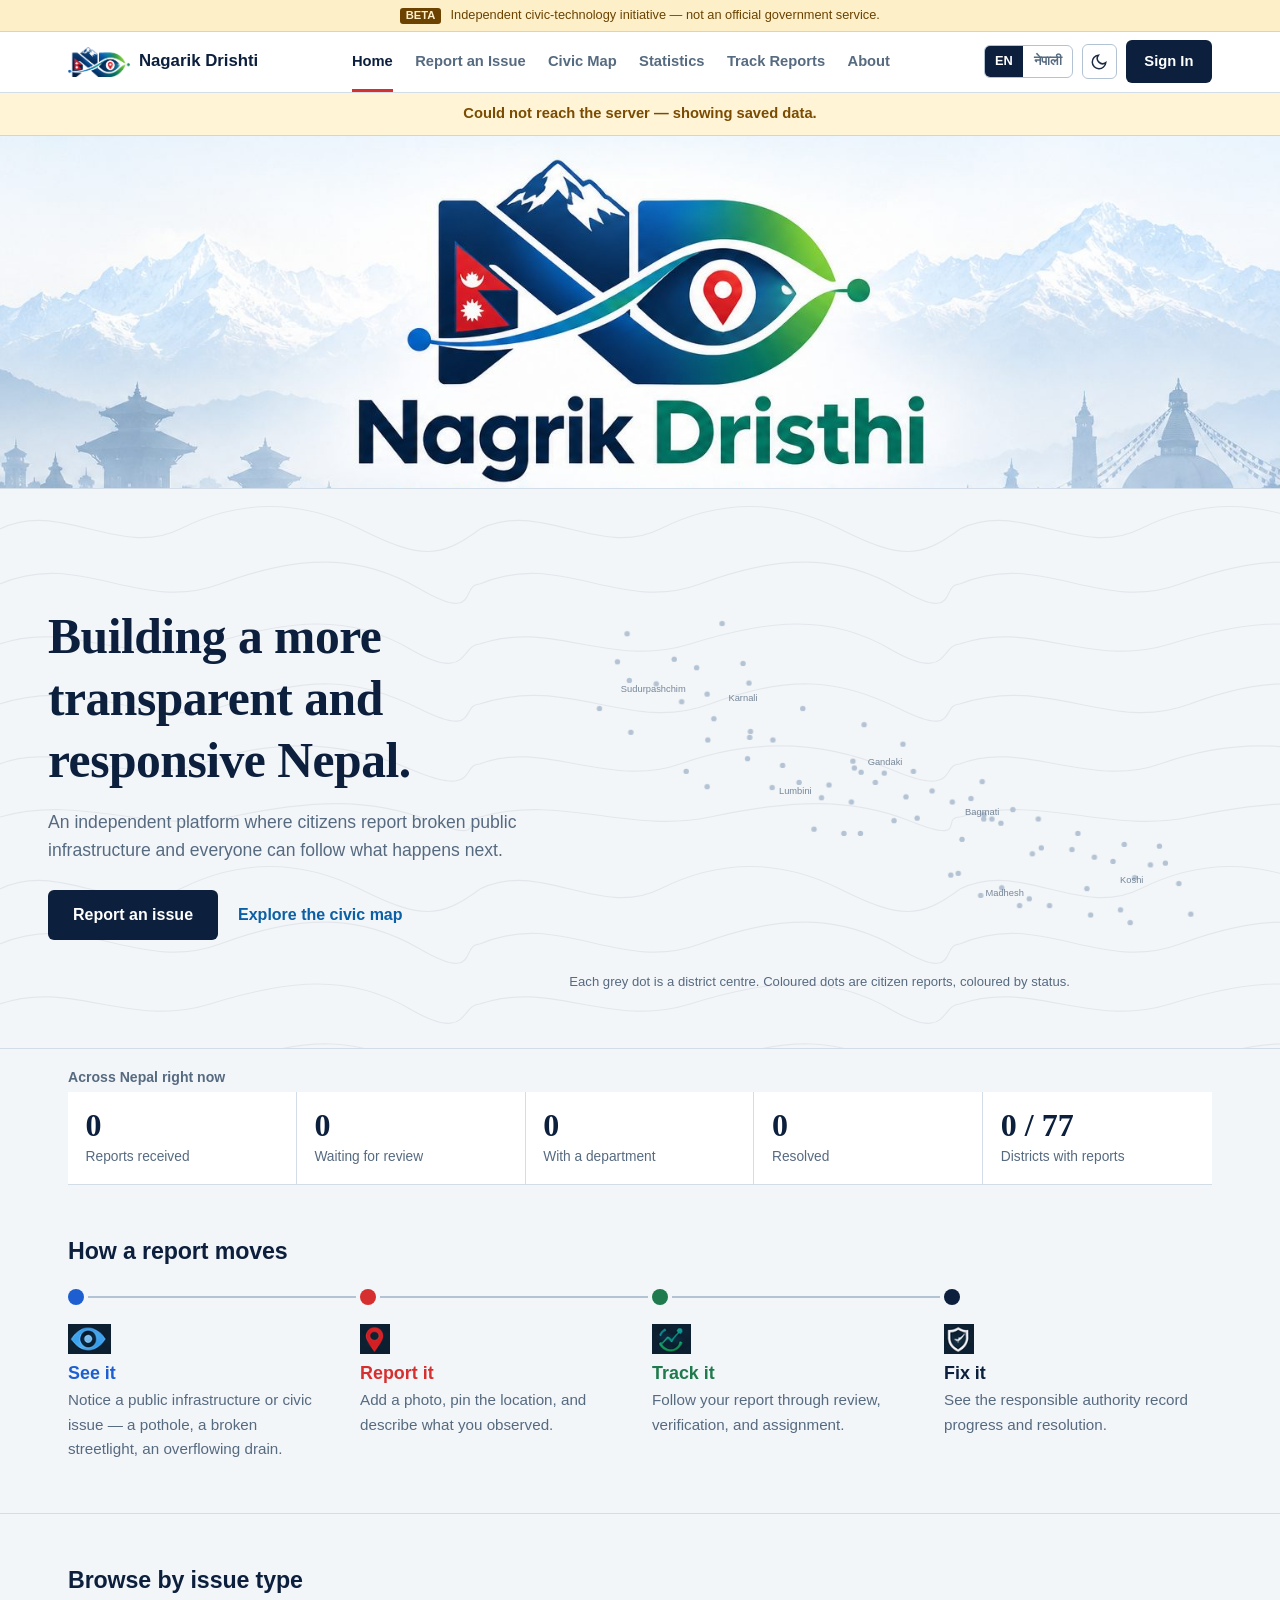
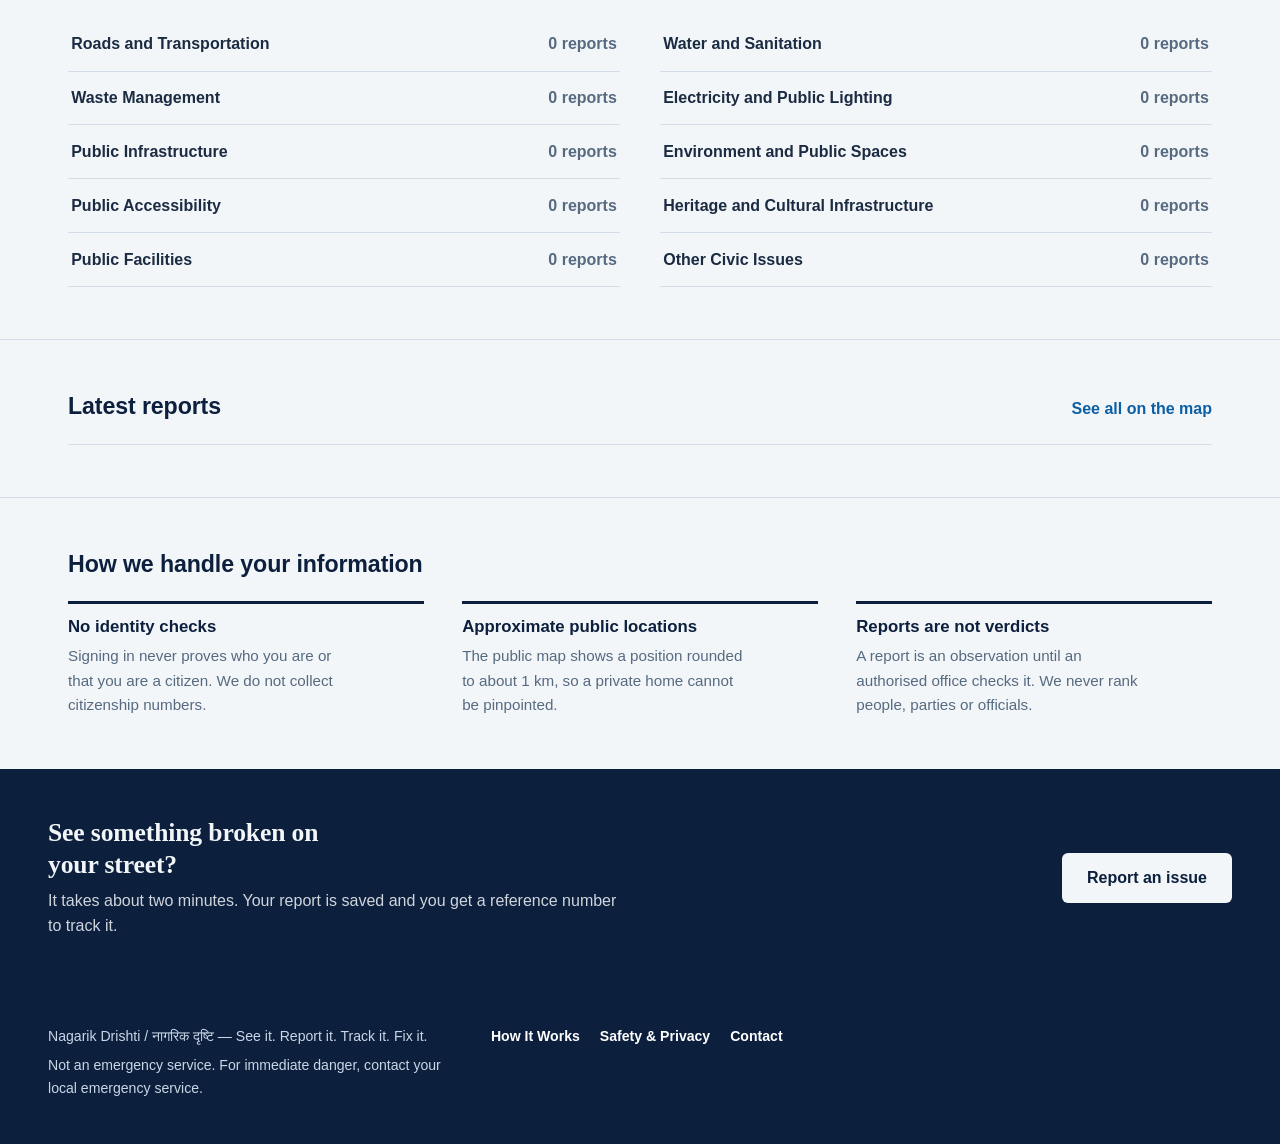
<file: index.html>
<!doctype html>
<html lang="en">
<head>
  <meta charset="UTF-8" />
  <meta name="viewport" content="width=device-width, initial-scale=1.0" />
  <title>Nagarik Drishti</title>
  <meta name="description" content="Nagarik Drishti / नागरिक दृष्टि — See it. Report it. Track it. Fix it." />
  <meta name="color-scheme" content="light dark" />
  <meta name="theme-color" content="#ffffff" />
  <script src="js/theme.js"></script>
  <link rel="icon" type="image/png" sizes="32x32" href="assets/brand/favicon-32.png" />
  <link rel="apple-touch-icon" href="assets/brand/apple-touch-icon.png" />
  <link rel="manifest" href="manifest.webmanifest" />
  <link rel="stylesheet" href="css/style.css" />
</head>
<body data-page="home">
  <div id="site-header"></div>

  <main id="main-content">
    <section class="brand-band" aria-label="Nagarik Drishti">
      <img src="assets/brand/hero-banner.jpg" alt="Nagarik Drishti — See it. Report it. Track it. Fix it." width="1536" height="535" fetchpriority="high" />
    </section>

    <section class="hero">
      <div class="container hero-inner">
        <div>
          <h1 data-i18n="home.h1"></h1>
          <p class="hero-lead" data-i18n="home.lead2"></p>
          <div class="hero-actions">
            <a class="btn btn-primary btn-lg" href="report.html" data-i18n="home.cta.report"></a>
            <a class="link-arrow" href="map.html" data-i18n="home.cta.map"></a>
          </div>
        </div>
        <div class="dotmap-wrap">
          <svg id="dotmap" class="dotmap" viewBox="0 0 780 480" role="img" data-i18n-aria-label="home.dots.aria"></svg>
          <p class="dotmap-cap" data-i18n="home.dots.cap"></p>
        </div>
      </div>
    </section>

    <section aria-labelledby="ind-h">
      <div class="container">
        <p class="ledger-head" id="ind-h" data-i18n="home.ind.h"></p>
        <div class="ledger" id="ledger"></div>
      </div>
    </section>

    <section class="section">
      <div class="container">
        <div class="section-head"><h2 data-i18n="home.how.h"></h2></div>
        <ol class="path">
          <li class="p-see"><img class="p-ico" src="assets/brand/ico-eye.png" alt="" width="36" /><h3 data-i18n="home.see.t"></h3><p data-i18n="home.see.p"></p></li>
          <li class="p-report"><img class="p-ico" src="assets/brand/ico-pin.png" alt="" width="36" /><h3 data-i18n="home.report.t"></h3><p data-i18n="home.report.p"></p></li>
          <li class="p-track"><img class="p-ico" src="assets/brand/ico-track.png" alt="" width="36" /><h3 data-i18n="home.track.t"></h3><p data-i18n="home.track.p"></p></li>
          <li class="p-fix"><img class="p-ico" src="assets/brand/ico-shield.png" alt="" width="36" /><h3 data-i18n="home.fix.t"></h3><p data-i18n="home.fix.p"></p></li>
        </ol>
      </div>
    </section>

    <section class="section">
      <div class="container">
        <div class="section-head"><h2 data-i18n="home.cats.h"></h2></div>
        <div class="index" id="cat-index"></div>
      </div>
    </section>

    <section class="section">
      <div class="container">
        <div class="section-head">
          <h2 data-i18n="home.latest.h"></h2>
          <a class="link-arrow" href="map.html" data-i18n="home.latest.all"></a>
        </div>
        <ul class="rows" id="latest-rows"></ul>
      </div>
    </section>

    <section class="section">
      <div class="container">
        <div class="section-head"><h2 data-i18n="home.trust.h"></h2></div>
        <div class="trust">
          <div><h3 data-i18n="home.trust1.t"></h3><p data-i18n="home.trust1.p"></p></div>
          <div><h3 data-i18n="home.trust2.t"></h3><p data-i18n="home.trust2.p"></p></div>
          <div><h3 data-i18n="home.trust3.t"></h3><p data-i18n="home.trust3.p"></p></div>
        </div>
      </div>
    </section>

    <section class="band">
      <div class="container band-inner">
        <div>
          <h2 data-i18n="home.cta.h"></h2>
          <p data-i18n="home.cta.p"></p>
        </div>
        <a class="btn btn-primary btn-lg" href="report.html" data-i18n="home.cta.report"></a>
      </div>
    </section>
  </main>

  <div id="site-footer"></div>

  <script src="js/translations.js"></script>
  <script src="js/translations-reports.js"></script>
  <script src="js/translations-pages.js"></script>
  <script src="js/catalog.js"></script>
  <script src="js/nepal-data.js"></script>
  <script src="js/config.js"></script>
  <script src="js/live-text.js"></script>
  <script src="js/demo-store.js"></script>
  <script src="js/store.js"></script>
  <script src="js/layout.js"></script>
  <script src="js/home.js"></script>
</body>
</html>
</file>
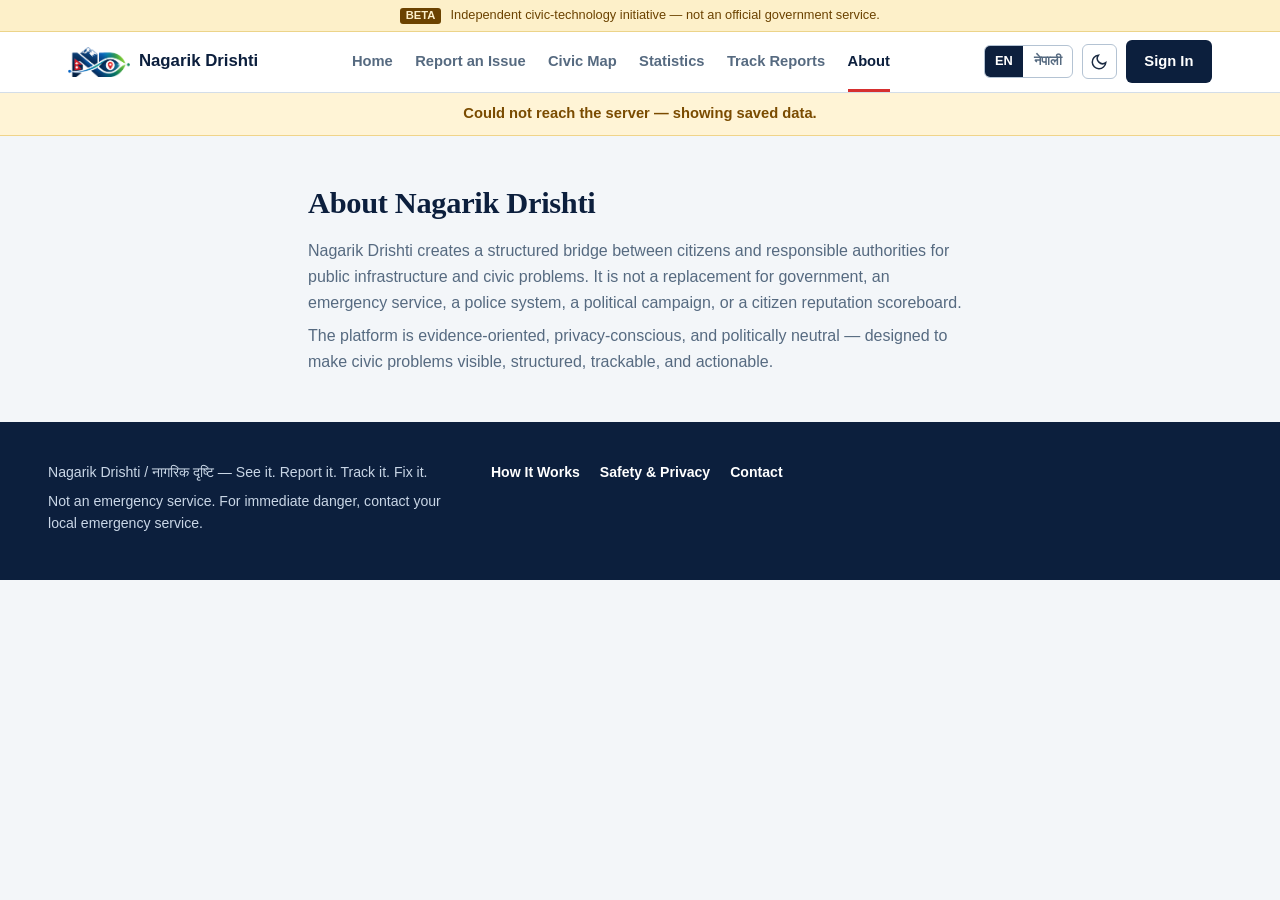
<file: about.html>
<!doctype html>
<html lang="en">
<head>
  <meta charset="UTF-8" />
  <meta name="viewport" content="width=device-width, initial-scale=1.0" />
  <title>Nagarik Drishti</title>
  <meta name="description" content="Nagarik Drishti / नागरिक दृष्टि — See it. Report it. Track it. Fix it." />
  <meta name="color-scheme" content="light dark" />
  <meta name="theme-color" content="#ffffff" />
  <script src="js/theme.js"></script>
  <link rel="icon" type="image/png" sizes="32x32" href="assets/brand/favicon-32.png" />
  <link rel="apple-touch-icon" href="assets/brand/apple-touch-icon.png" />
  <link rel="manifest" href="manifest.webmanifest" />
  <link rel="stylesheet" href="css/style.css" />
</head>
<body data-page="about">
  <div id="site-header"></div>

  <main id="main-content">
    <div class="page">
      <h1 data-i18n="about.h1"></h1>
      <p data-i18n="about.p1"></p>
      <p data-i18n="about.p2"></p>
    </div>
  </main>

  <div id="site-footer"></div>

  <script src="js/translations.js"></script>
  <script src="js/catalog.js"></script>
  <script src="js/nepal-data.js"></script>
  <script src="js/config.js"></script>
  <script src="js/live-text.js"></script>
  <script src="js/demo-store.js"></script>
  <script src="js/store.js"></script>
  <script src="js/layout.js"></script>
</body>
</html>
</file>
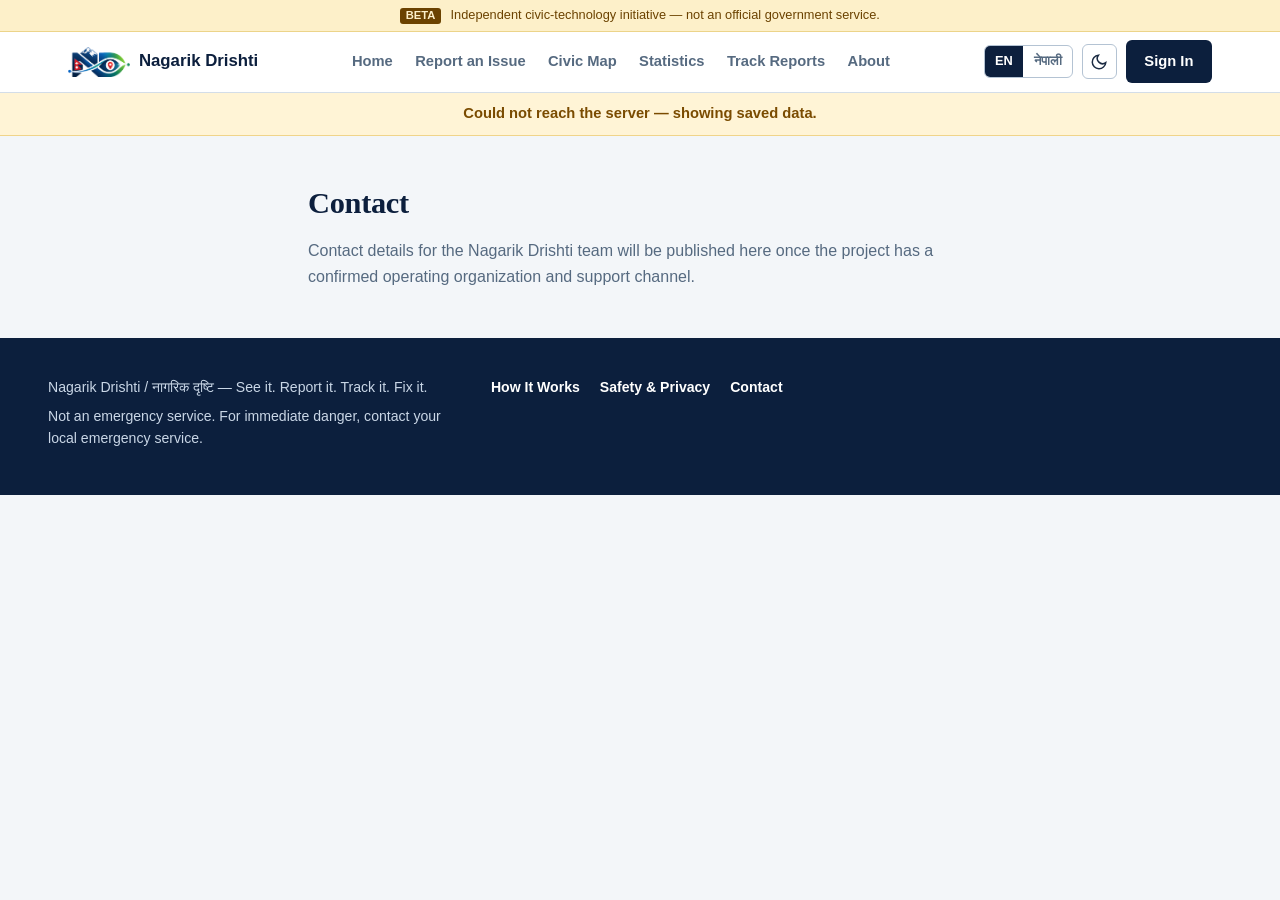
<file: contact.html>
<!doctype html>
<html lang="en">
<head>
  <meta charset="UTF-8" />
  <meta name="viewport" content="width=device-width, initial-scale=1.0" />
  <title>Nagarik Drishti</title>
  <meta name="description" content="Nagarik Drishti / नागरिक दृष्टि — See it. Report it. Track it. Fix it." />
  <meta name="color-scheme" content="light dark" />
  <meta name="theme-color" content="#ffffff" />
  <script src="js/theme.js"></script>
  <link rel="icon" type="image/png" sizes="32x32" href="assets/brand/favicon-32.png" />
  <link rel="apple-touch-icon" href="assets/brand/apple-touch-icon.png" />
  <link rel="manifest" href="manifest.webmanifest" />
  <link rel="stylesheet" href="css/style.css" />
</head>
<body data-page="contact">
  <div id="site-header"></div>

  <main id="main-content">
    <div class="page">
      <h1 data-i18n="contact.h1"></h1>
      <p data-i18n="contact.p"></p>
    </div>
  </main>

  <div id="site-footer"></div>

  <script src="js/translations.js"></script>
  <script src="js/catalog.js"></script>
  <script src="js/nepal-data.js"></script>
  <script src="js/config.js"></script>
  <script src="js/live-text.js"></script>
  <script src="js/demo-store.js"></script>
  <script src="js/store.js"></script>
  <script src="js/layout.js"></script>
</body>
</html>
</file>
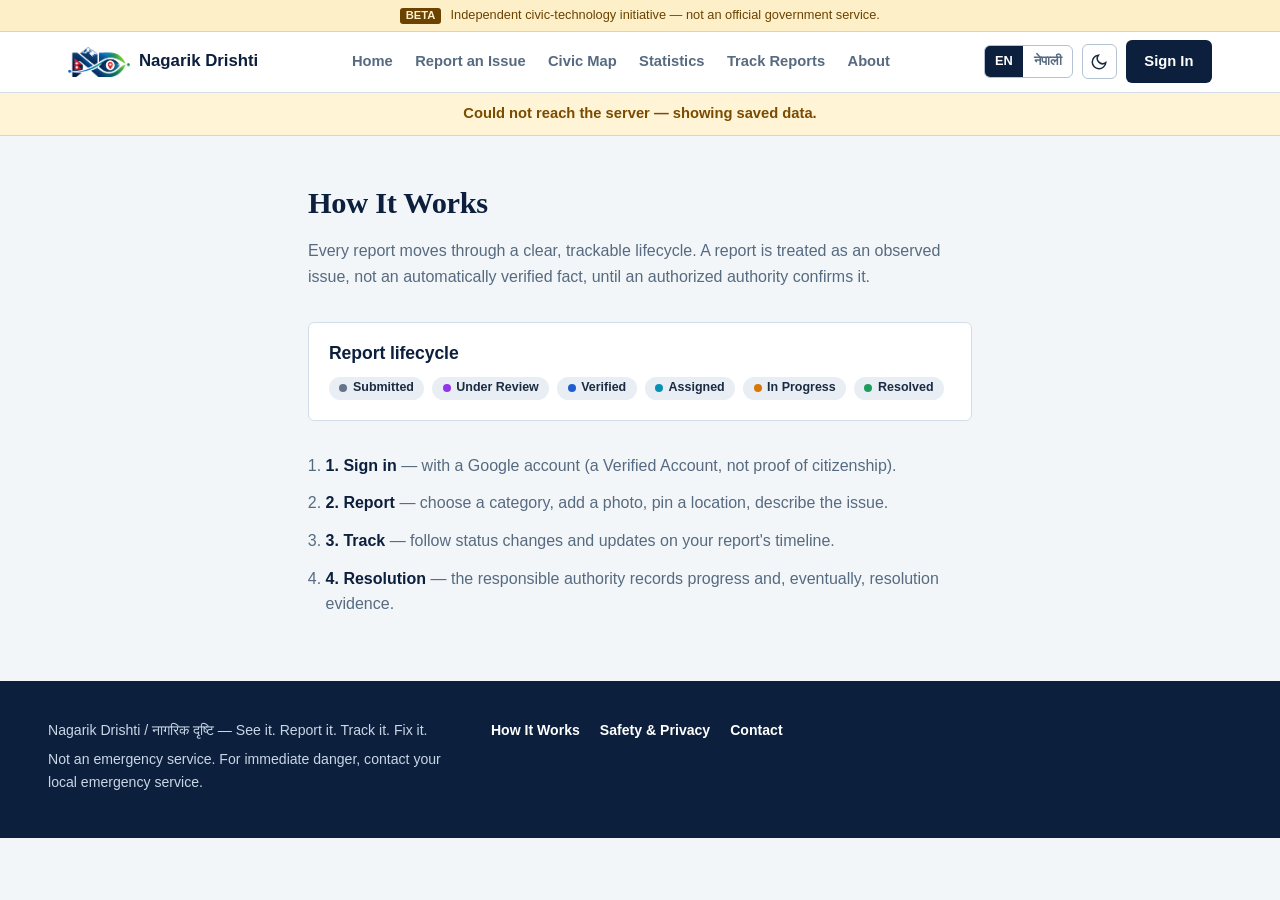
<file: how-it-works.html>
<!doctype html>
<html lang="en">
<head>
  <meta charset="UTF-8" />
  <meta name="viewport" content="width=device-width, initial-scale=1.0" />
  <title>Nagarik Drishti</title>
  <meta name="description" content="Nagarik Drishti / नागरिक दृष्टि — See it. Report it. Track it. Fix it." />
  <meta name="color-scheme" content="light dark" />
  <meta name="theme-color" content="#ffffff" />
  <script src="js/theme.js"></script>
  <link rel="icon" type="image/png" sizes="32x32" href="assets/brand/favicon-32.png" />
  <link rel="apple-touch-icon" href="assets/brand/apple-touch-icon.png" />
  <link rel="manifest" href="manifest.webmanifest" />
  <link rel="stylesheet" href="css/style.css" />
</head>
<body data-page="how">
  <div id="site-header"></div>

  <main id="main-content">
    <div class="page">
      <h1 data-i18n="how.h1"></h1>
      <p data-i18n="how.lead"></p>

      <div class="card" style="margin-top:2rem">
        <h2 style="margin:0" data-i18n="how.lifecycle"></h2>
        <div class="badge-row">
          <span class="badge badge-neutral" data-i18n="status.reported"></span>
          <span class="badge badge-review" data-i18n="status.review"></span>
          <span class="badge badge-verified" data-i18n="status.verified"></span>
          <span class="badge badge-assigned" data-i18n="status.assigned"></span>
          <span class="badge badge-progress" data-i18n="status.progress"></span>
          <span class="badge badge-resolved" data-i18n="status.resolved"></span>
        </div>
      </div>

      <ol>
        <li data-i18n-html="how.s1"></li>
        <li data-i18n-html="how.s2"></li>
        <li data-i18n-html="how.s3"></li>
        <li data-i18n-html="how.s4"></li>
      </ol>
    </div>
  </main>

  <div id="site-footer"></div>

  <script src="js/translations.js"></script>
  <script src="js/catalog.js"></script>
  <script src="js/nepal-data.js"></script>
  <script src="js/config.js"></script>
  <script src="js/live-text.js"></script>
  <script src="js/demo-store.js"></script>
  <script src="js/store.js"></script>
  <script src="js/layout.js"></script>
</body>
</html>
</file>
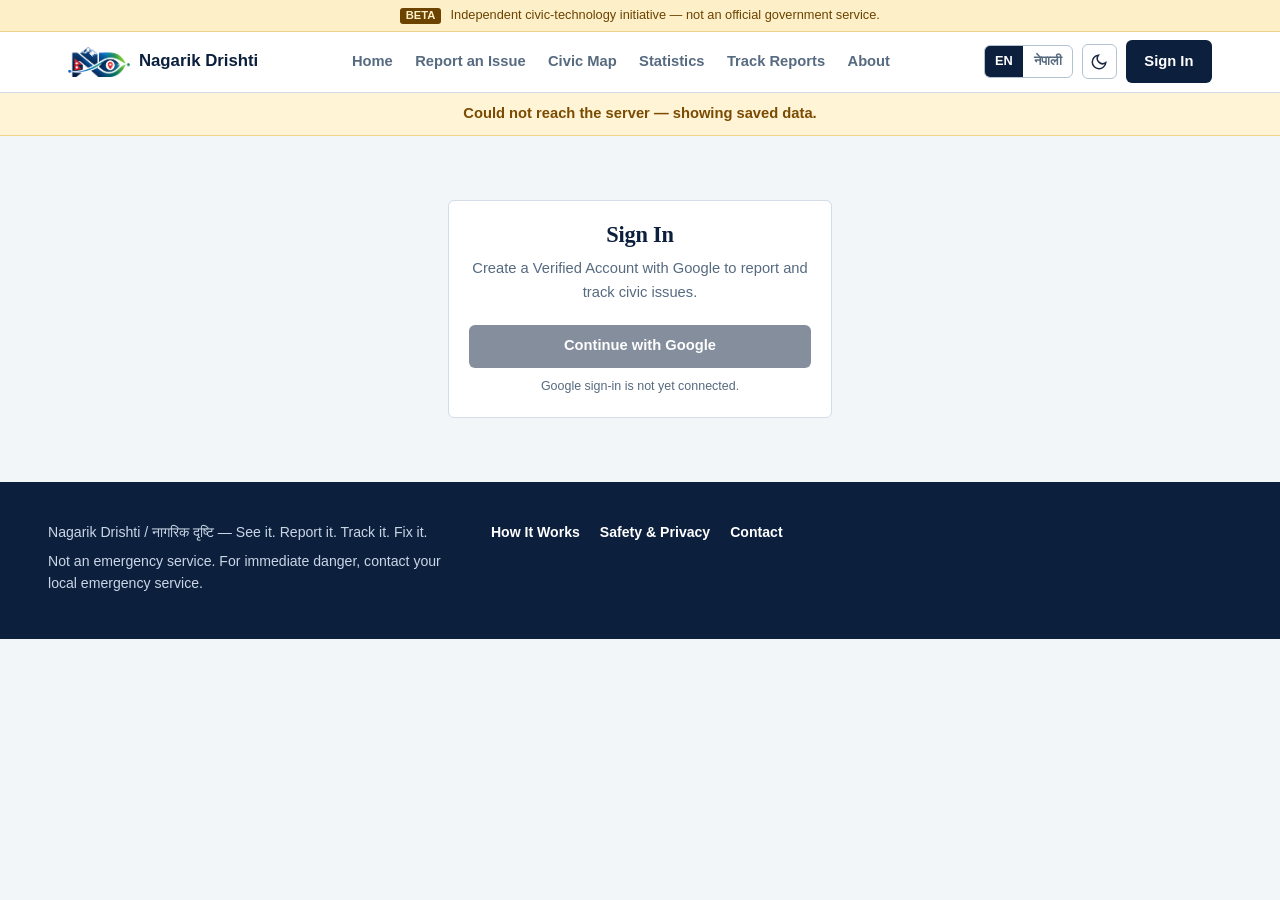
<file: login.html>
<!doctype html>
<html lang="en">
<head>
  <meta charset="UTF-8" />
  <meta name="viewport" content="width=device-width, initial-scale=1.0" />
  <title>Nagarik Drishti</title>
  <meta name="description" content="Nagarik Drishti / नागरिक दृष्टि — See it. Report it. Track it. Fix it." />
  <meta name="color-scheme" content="light dark" />
  <meta name="theme-color" content="#ffffff" />
  <script src="js/theme.js"></script>
  <link rel="icon" type="image/png" sizes="32x32" href="assets/brand/favicon-32.png" />
  <link rel="apple-touch-icon" href="assets/brand/apple-touch-icon.png" />
  <link rel="manifest" href="manifest.webmanifest" />
  <link rel="stylesheet" href="css/style.css" />
</head>
<body data-page="login">
  <div id="site-header"></div>

  <main id="main-content">
    <div class="login-wrap">
      <div class="card login-card">
        <h1 data-i18n="login.h1"></h1>
        <p data-i18n="login.lead"></p>
        <!-- Intentionally disabled until real Google sign-in (backend) is connected. -->
        <button type="button" class="btn btn-primary btn-block" disabled aria-disabled="true" data-i18n="login.btn"></button>
        <p class="login-hint" data-i18n="login.hint"></p>
      </div>
    </div>
  </main>

  <div id="site-footer"></div>

  <script src="js/translations.js"></script>
  <script src="js/catalog.js"></script>
  <script src="js/nepal-data.js"></script>
  <script src="js/config.js"></script>
  <script src="js/live-text.js"></script>
  <script src="js/demo-store.js"></script>
  <script src="js/store.js"></script>
  <script src="js/layout.js"></script>
</body>
</html>
</file>
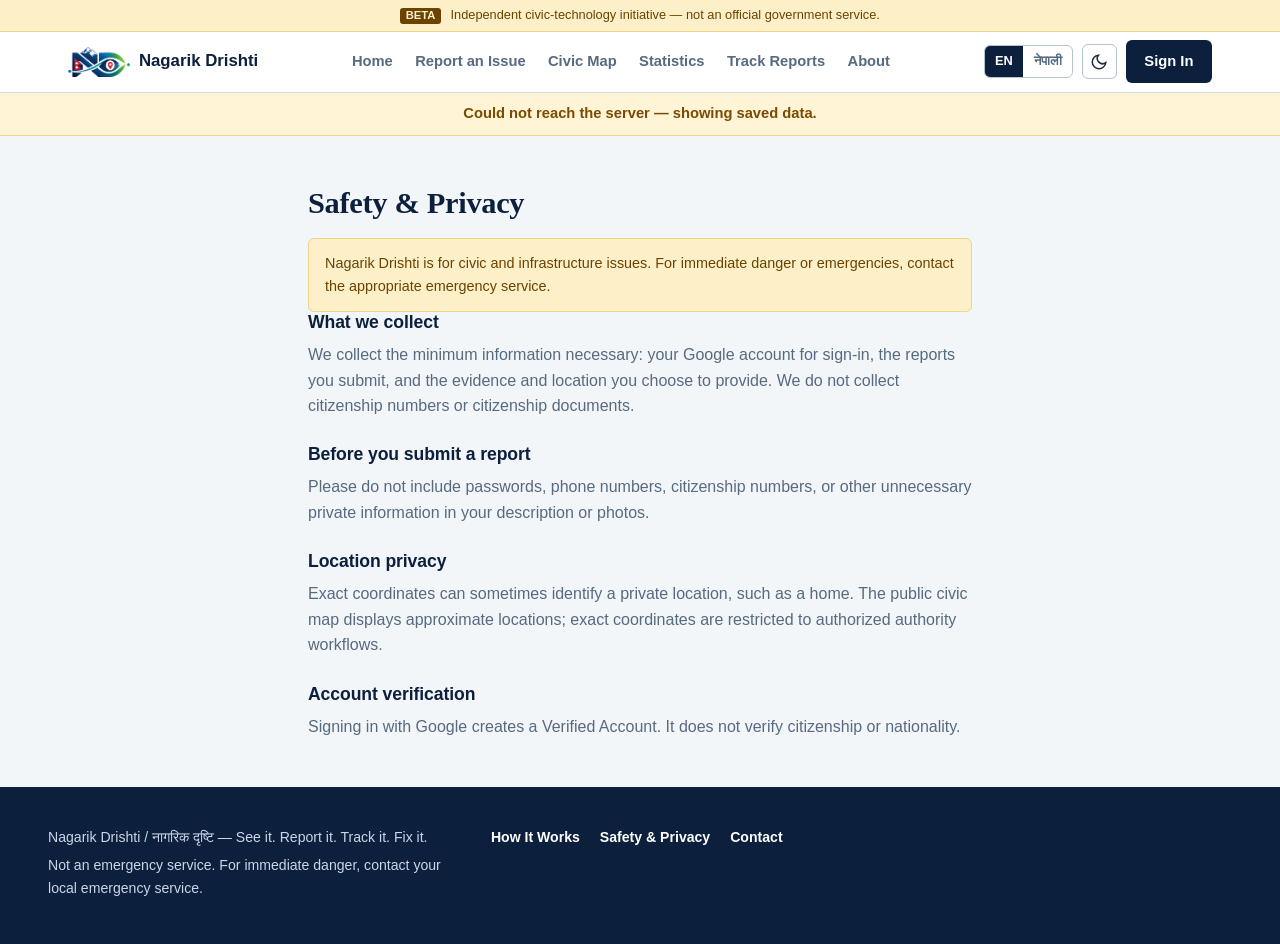
<file: safety-privacy.html>
<!doctype html>
<html lang="en">
<head>
  <meta charset="UTF-8" />
  <meta name="viewport" content="width=device-width, initial-scale=1.0" />
  <title>Nagarik Drishti</title>
  <meta name="description" content="Nagarik Drishti / नागरिक दृष्टि — See it. Report it. Track it. Fix it." />
  <meta name="color-scheme" content="light dark" />
  <meta name="theme-color" content="#ffffff" />
  <script src="js/theme.js"></script>
  <link rel="icon" type="image/png" sizes="32x32" href="assets/brand/favicon-32.png" />
  <link rel="apple-touch-icon" href="assets/brand/apple-touch-icon.png" />
  <link rel="manifest" href="manifest.webmanifest" />
  <link rel="stylesheet" href="css/style.css" />
</head>
<body data-page="safety">
  <div id="site-header"></div>

  <main id="main-content">
    <div class="page">
      <h1 data-i18n="safety.h1"></h1>
      <div class="notice" data-i18n="safety.notice"></div>
      <section><h2 data-i18n="safety.collect.t"></h2><p data-i18n="safety.collect.p"></p></section>
      <section><h2 data-i18n="safety.before.t"></h2><p data-i18n="safety.before.p"></p></section>
      <section><h2 data-i18n="safety.loc.t"></h2><p data-i18n="safety.loc.p"></p></section>
      <section><h2 data-i18n="safety.acct.t"></h2><p data-i18n="safety.acct.p"></p></section>
    </div>
  </main>

  <div id="site-footer"></div>

  <script src="js/translations.js"></script>
  <script src="js/catalog.js"></script>
  <script src="js/nepal-data.js"></script>
  <script src="js/config.js"></script>
  <script src="js/live-text.js"></script>
  <script src="js/demo-store.js"></script>
  <script src="js/store.js"></script>
  <script src="js/layout.js"></script>
</body>
</html>
</file>
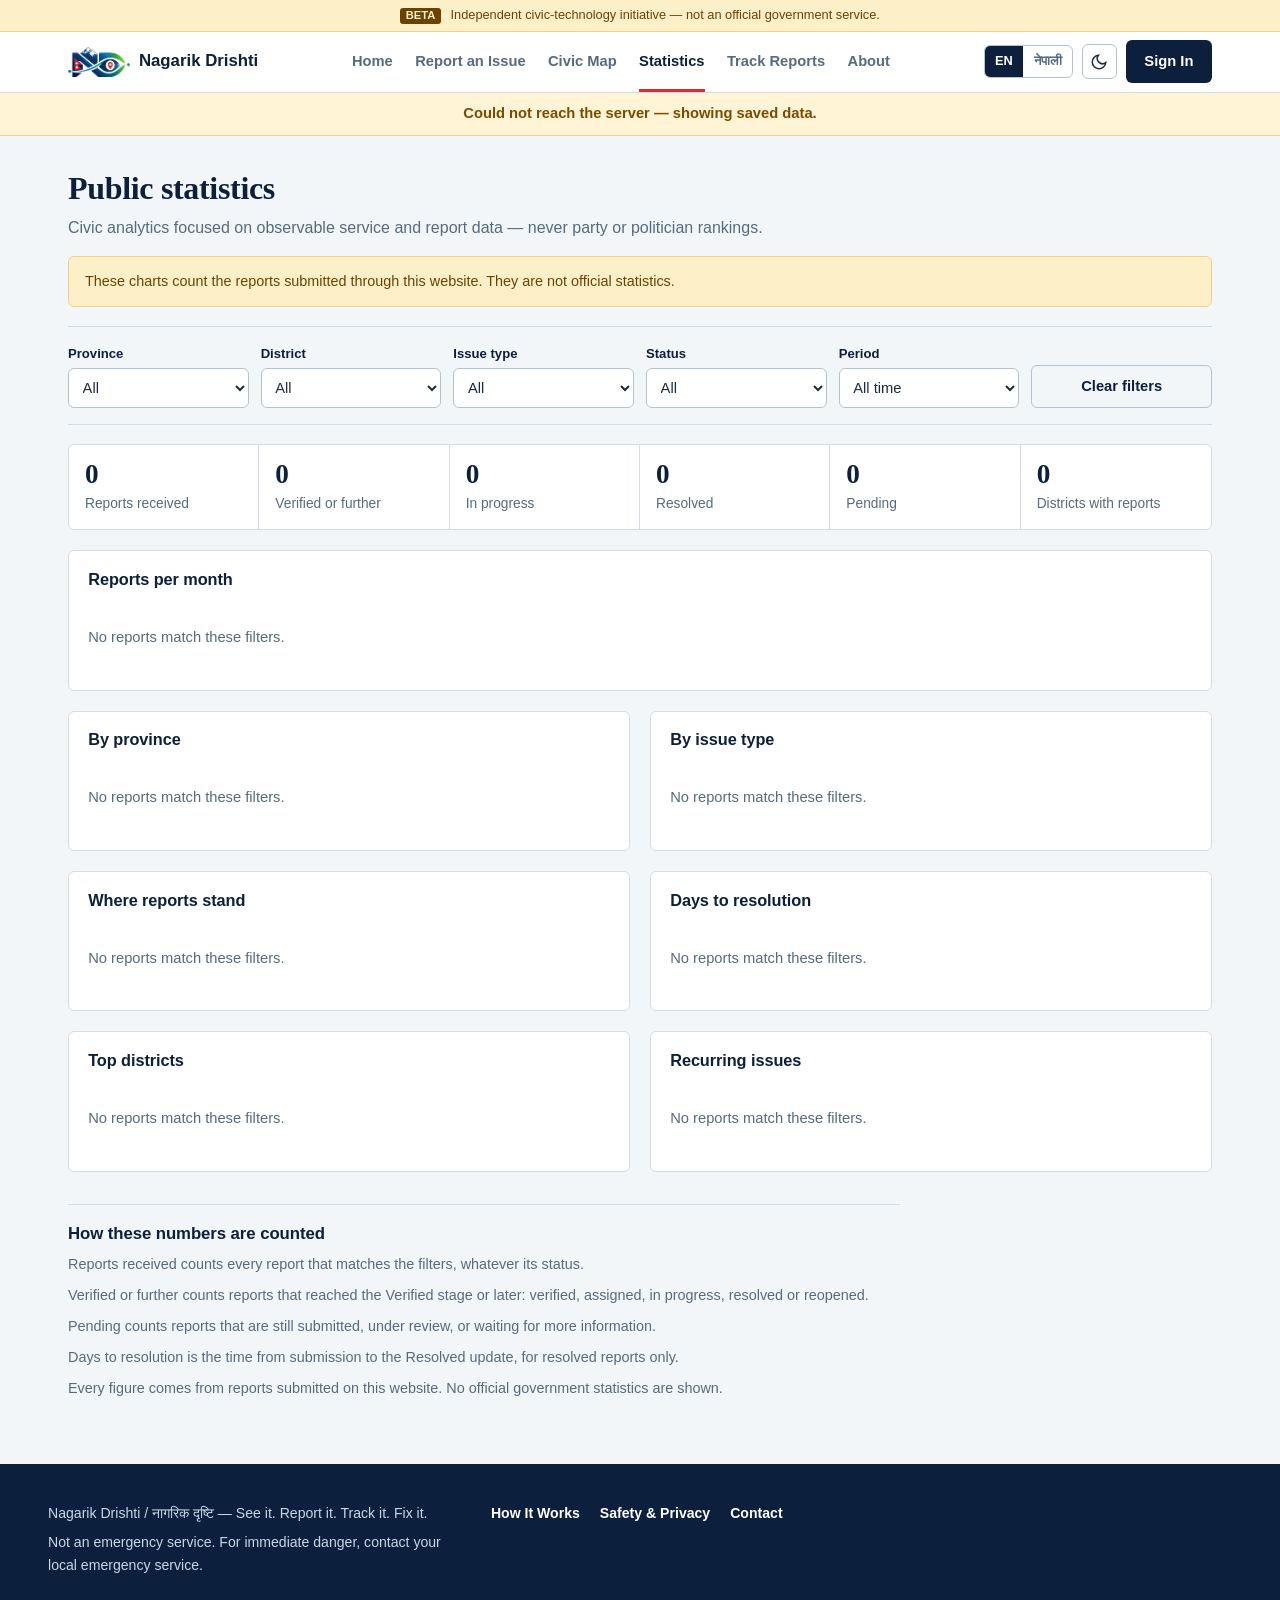
<file: statistics.html>
<!doctype html>
<html lang="en">
<head>
  <meta charset="UTF-8" />
  <meta name="viewport" content="width=device-width, initial-scale=1.0" />
  <title>Nagarik Drishti</title>
  <meta name="description" content="Nagarik Drishti / नागरिक दृष्टि — See it. Report it. Track it. Fix it." />
  <meta name="color-scheme" content="light dark" />
  <meta name="theme-color" content="#ffffff" />
  <script src="js/theme.js"></script>
  <link rel="icon" type="image/png" sizes="32x32" href="assets/brand/favicon-32.png" />
  <link rel="apple-touch-icon" href="assets/brand/apple-touch-icon.png" />
  <link rel="manifest" href="manifest.webmanifest" />
  <link rel="stylesheet" href="css/style.css" />
</head>
<body data-page="stats">
  <div id="site-header"></div>

  <main id="main-content">
    <div class="container dash">
      <h1 data-i18n="stats.h1"></h1>
      <p class="lead" data-i18n="stats.lead"></p>
      <div class="notice" style="margin-top:1rem" data-i18n="st.note"></div>

      <div class="filters" role="group" data-i18n-aria-label="st.filters">
        <div><label for="s-province" data-i18n="map.province"></label><select id="s-province"></select></div>
        <div><label for="s-district" data-i18n="map.district"></label><select id="s-district"></select></div>
        <div><label for="s-cat" data-i18n="map.f.cat"></label><select id="s-cat"></select></div>
        <div><label for="s-status" data-i18n="map.f.status"></label><select id="s-status"></select></div>
        <div><label for="s-period" data-i18n="st.period"></label><select id="s-period"></select></div>
        <div><button type="button" id="s-clear" class="btn btn-outline btn-block" data-i18n="st.clear"></button></div>
      </div>

      <div class="kpis" id="kpis" role="list"></div>

      <div class="charts">
        <section class="chart wide" aria-labelledby="h-c-trend">
          <h2 id="h-c-trend" data-i18n="st.c.trend"></h2>
          <div id="c-trend"></div>
        </section>
        <section class="chart" aria-labelledby="h-c-province">
          <h2 id="h-c-province" data-i18n="st.c.province"></h2>
          <div id="c-province"></div>
        </section>
        <section class="chart" aria-labelledby="h-c-category">
          <h2 id="h-c-category" data-i18n="st.c.category"></h2>
          <div id="c-category"></div>
        </section>
        <section class="chart" aria-labelledby="h-c-status">
          <h2 id="h-c-status" data-i18n="st.c.status"></h2>
          <div id="c-status"></div>
        </section>
        <section class="chart" aria-labelledby="h-c-resolution">
          <h2 id="h-c-resolution" data-i18n="st.c.resolution"></h2>
          <div id="c-resolution"></div>
        </section>
        <section class="chart" aria-labelledby="h-c-district">
          <h2 id="h-c-district" data-i18n="st.c.district"></h2>
          <div id="c-district"></div>
        </section>
        <section class="chart" aria-labelledby="h-c-recurring">
          <h2 id="h-c-recurring" data-i18n="st.c.recurring"></h2>
          <div id="c-recurring"></div>
        </section>
      </div>

      <section class="defs" aria-labelledby="defs-h">
        <h2 id="defs-h" data-i18n="st.def.h"></h2>
        <p data-i18n="st.def.1"></p><p data-i18n="st.def.2"></p><p data-i18n="st.def.3"></p><p data-i18n="st.def.4"></p><p data-i18n="st.def.5"></p>
      </section>
    </div>
  </main>

  <div id="site-footer"></div>

  <script src="js/translations.js"></script>
  <script src="js/translations-map.js"></script>
  <script src="js/translations-reports.js"></script>
  <script src="js/translations-pages.js"></script>
  <script src="js/catalog.js"></script>
  <script src="js/nepal-data.js"></script>
  <script src="js/config.js"></script>
  <script src="js/live-text.js"></script>
  <script src="js/demo-store.js"></script>
  <script src="js/store.js"></script>
  <script src="js/layout.js"></script>
  <script src="js/stats.js"></script>
</body>
</html>
</file>
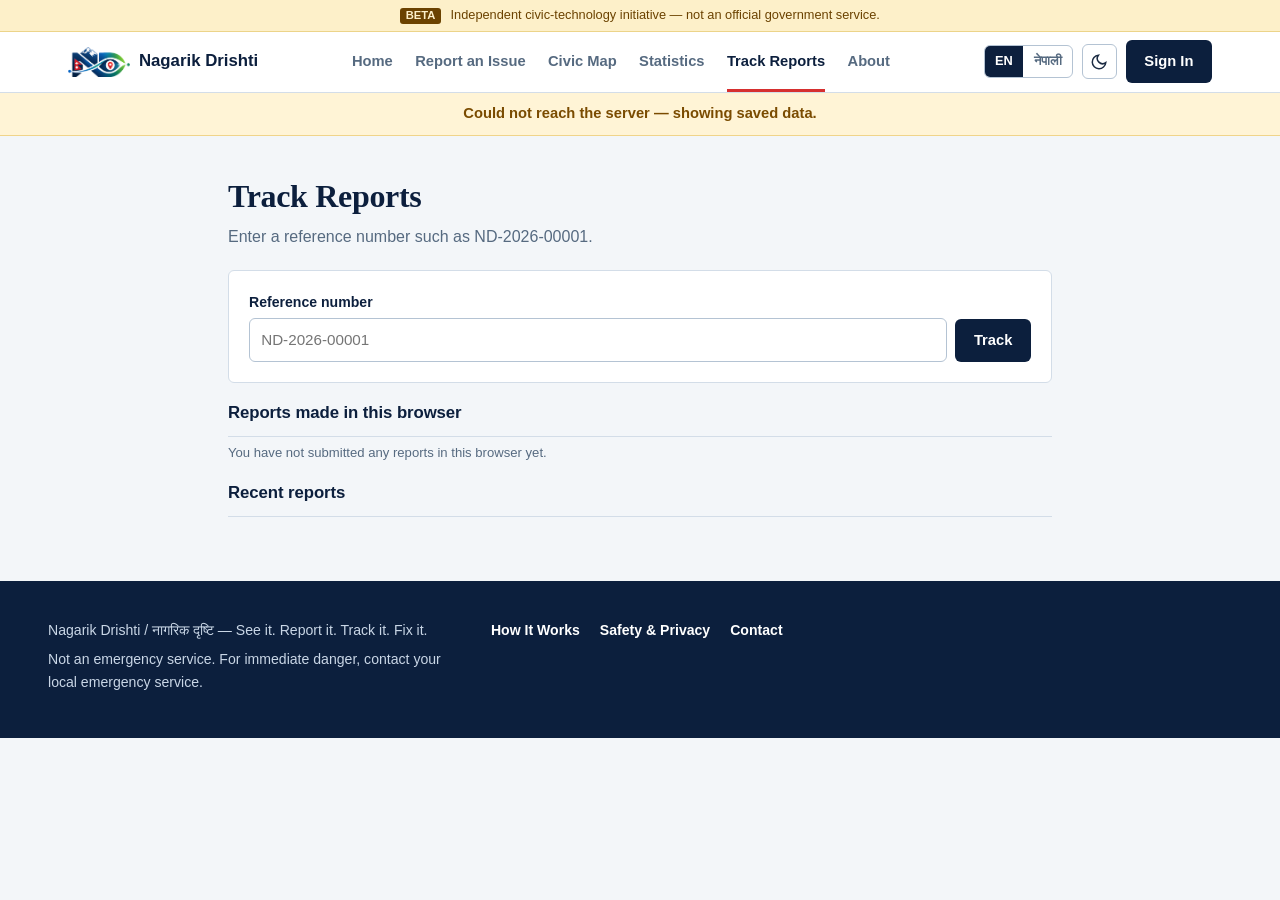
<file: track.html>
<!doctype html>
<html lang="en">
<head>
  <meta charset="UTF-8" />
  <meta name="viewport" content="width=device-width, initial-scale=1.0" />
  <title>Nagarik Drishti</title>
  <meta name="description" content="Nagarik Drishti / नागरिक दृष्टि — See it. Report it. Track it. Fix it." />
  <meta name="color-scheme" content="light dark" />
  <meta name="theme-color" content="#ffffff" />
  <script src="js/theme.js"></script>
  <link rel="icon" type="image/png" sizes="32x32" href="assets/brand/favicon-32.png" />
  <link rel="apple-touch-icon" href="assets/brand/apple-touch-icon.png" />
  <link rel="manifest" href="manifest.webmanifest" />
  <link rel="stylesheet" href="css/style.css" />
</head>
<body data-page="track">
  <div id="site-header"></div>

  <main id="main-content">
    <div class="wide-page stack">
      <div>
        <h1 data-i18n="trk.h1"></h1>
        <p class="lead" data-i18n="trk.lead"></p>
      </div>

      <form id="track-form" class="card track-form" novalidate>
        <div class="field">
          <label for="track-ref" data-i18n="trk.ref"></label>
          <input id="track-ref" type="text" autocomplete="off" maxlength="30" placeholder="ND-2026-00001" />
        </div>
        <button type="submit" class="btn btn-primary" data-i18n="trk.btn"></button>
      </form>

      <div id="track-message" class="notice notice-error" role="alert" hidden data-i18n="trk.notfound"></div>
      <div id="track-result" aria-live="polite"></div>

      <section>
        <h2 style="font-size:1.05rem;margin:0" data-i18n="trk.mine"></h2>
        <ul id="mine-list" class="mine-list"></ul>
        <p id="mine-empty" class="hint" data-i18n="trk.mine.none"></p>
      </section>

      <section>
        <h2 style="font-size:1.05rem;margin:0" data-i18n="trk.recent"></h2>
        <ul id="recent-list" class="mine-list"></ul>
      </section>
    </div>
  </main>

  <div id="site-footer"></div>

  <script src="js/translations.js"></script>
  <script src="js/translations-reports.js"></script>
  <script src="js/catalog.js"></script>
  <script src="js/nepal-data.js"></script>
  <script src="js/config.js"></script>
  <script src="js/live-text.js"></script>
  <script src="js/demo-store.js"></script>
  <script src="js/store.js"></script>
  <script src="js/layout.js"></script>
  <script src="js/track.js"></script>
</body>
</html>
</file>
<file: css/style.css>
/* Nagarik Drishti — design system v2
   Palette from the logo: ink navy, Terai green, pin red, Himalayan mist. System fonts only (no tracking by font servers). */

:root {
  --ink: #0c1f3d; --text: #1b2b42; --muted: #566a80;
  --bg: #f3f6f9; --surface: #ffffff; --surface-2: #e8eef4;
  --line: #d3dde8; --line-strong: #b4c3d3;
  --primary: #0c1f3d; --on-primary: #ffffff; --primary-hover: #19386b;
  --link: #0b5fa5; --green: #1f7a4d; --red: #d62f2f; --amber: #b45309; --blue: #1d5fd1;
  --chart: #1f6f8b; --chart-soft: #cfe3ea;
  --footer-bg: #0c1f3d; --footer-text: #c9d6e6;
  --radius: 6px; --radius-lg: 10px;
  --font: "Mukta", "Noto Sans Devanagari", "Nirmala UI", "Segoe UI Variable Text", "Segoe UI", "Helvetica Neue", Arial, sans-serif;
  --font-display: "Charter", "Iowan Old Style", "Palatino Linotype", Georgia, "Noto Serif Devanagari", "Nirmala UI", serif;
  --max: 74rem;
  --contour: url("data:image/svg+xml,%3Csvg xmlns='http://www.w3.org/2000/svg' width='480' height='360' viewBox='0 0 480 360' fill='none' stroke='%230c1f3d' stroke-opacity='.07' stroke-width='1.2'%3E%3Cpath d='M0 40C60 10 120 70 180 40S300 10 360 40 440 70 480 40'/%3E%3Cpath d='M0 95C80 60 140 125 220 95S360 65 420 100 460 95 480 95'/%3E%3Cpath d='M0 155C70 130 130 180 210 155S350 125 410 160 460 155 480 155'/%3E%3Cpath d='M0 215C90 185 150 245 230 215S360 190 420 220 460 215 480 215'/%3E%3Cpath d='M0 275C60 250 130 300 200 275S340 250 410 280 460 275 480 275'/%3E%3Cpath d='M0 328C80 305 150 345 230 328S370 308 430 332 460 328 480 328'/%3E%3C/svg%3E");

  /* legacy names still used by a few inline styles */
  --nd-slate-900: var(--text); --nd-slate-700: var(--text); --nd-slate-500: var(--muted);
  --nd-slate-200: var(--line); --nd-slate-100: var(--surface-2); --nd-slate-50: var(--bg);
  --nd-blue-light: var(--surface-2); --nd-link: var(--link);
}
html[data-theme="dark"] {
  color-scheme: dark;
  --ink: #e6edf5; --text: #dbe4ef; --muted: #93a6bc;
  --bg: #0a1522; --surface: #111f32; --surface-2: #172a42;
  --line: #243a55; --line-strong: #34506f;
  --primary: #6fd0c0; --on-primary: #05231e; --primary-hover: #8fe0d2;
  --link: #8cc2ff; --green: #5fd39a; --red: #ff6b6b; --amber: #f2b35a; --blue: #7fb2ff;
  --chart: #5bb8c9; --chart-soft: #1d3a4a;
  --footer-bg: #07101b; --footer-text: #93a6bc;
  --contour: url("data:image/svg+xml,%3Csvg xmlns='http://www.w3.org/2000/svg' width='480' height='360' viewBox='0 0 480 360' fill='none' stroke='%23e6edf5' stroke-opacity='.06' stroke-width='1.2'%3E%3Cpath d='M0 40C60 10 120 70 180 40S300 10 360 40 440 70 480 40'/%3E%3Cpath d='M0 95C80 60 140 125 220 95S360 65 420 100 460 95 480 95'/%3E%3Cpath d='M0 155C70 130 130 180 210 155S350 125 410 160 460 155 480 155'/%3E%3Cpath d='M0 215C90 185 150 245 230 215S360 190 420 220 460 215 480 215'/%3E%3Cpath d='M0 275C60 250 130 300 200 275S340 250 410 280 460 275 480 275'/%3E%3Cpath d='M0 328C80 305 150 345 230 328S370 308 430 332 460 328 480 328'/%3E%3C/svg%3E");
}

* { box-sizing: border-box; }
html { scroll-behavior: smooth; }
body { margin: 0; background: var(--bg); color: var(--text); font-family: var(--font); font-size: 1rem; line-height: 1.6; -webkit-font-smoothing: antialiased; }
html[lang="ne"] body { line-height: 1.8; }
img { max-width: 100%; display: block; }
a { color: var(--link); }
h1, h2, h3 { color: var(--ink); line-height: 1.25; margin: 0; }
h1 { font-family: var(--font-display); font-weight: 700; letter-spacing: -.01em; }
h2 { font-weight: 700; letter-spacing: -.005em; }
p { margin: 0; }
.container { width: 100%; max-width: var(--max); margin: 0 auto; padding: 0 1.25rem; }
.skip-link { position: absolute; left: -999px; background: var(--primary); color: var(--on-primary); padding: .75rem 1.25rem; border-radius: var(--radius); z-index: 100; }
.skip-link:focus { left: 1rem; top: 1rem; }
:focus-visible { outline: 3px solid var(--link); outline-offset: 2px; border-radius: 3px; }
.stack > * + * { margin-top: 1.25rem; }

/* ---------- Demo banner ---------- */
.demo-banner { background: #fdf0c9; color: #6b4200; border-bottom: 1px solid #ecd48a; font-size: .8rem; line-height: 1.4; padding: .4rem 1.25rem; display: flex; gap: .6rem; align-items: baseline; justify-content: center; flex-wrap: wrap; }
.demo-tag { background: #6b4200; color: #fdf0c9; border-radius: 3px; padding: 0 .35rem; font-weight: 700; font-size: .7rem; }
html[data-theme="dark"] .demo-banner { background: #2b2008; color: #f2d28a; border-bottom-color: #4a3910; }
html[data-theme="dark"] .demo-tag { background: #f2d28a; color: #2b2008; }

/* ---------- Header ---------- */
.site-header { position: sticky; top: 0; z-index: 40; background: var(--surface); border-bottom: 1px solid var(--line); }
.nav { display: flex; align-items: center; justify-content: space-between; height: 3.75rem; gap: .75rem; }
.brand { display: flex; align-items: center; gap: .55rem; text-decoration: none; color: var(--ink); font-weight: 800; font-size: 1.05rem; white-space: nowrap; }
.brand svg { flex-shrink: 0; }
.nav-links { display: none; list-style: none; gap: 1.4rem; margin: 0; padding: 0; height: 100%; }
.nav-links li { display: flex; }
.nav-links a { display: flex; align-items: center; text-decoration: none; color: var(--muted); font-size: .92rem; font-weight: 600; border-bottom: 3px solid transparent; margin-top: 3px; transition: color .15s, border-color .15s; }
.nav-links a:hover { color: var(--ink); }
.nav-links a[aria-current="page"] { color: var(--ink); border-bottom-color: var(--red); }
.nav-right { display: flex; align-items: center; gap: .55rem; }
.nav-actions { display: none; }
.nav-toggle { display: inline-flex; background: none; border: 1px solid var(--line); padding: .45rem; border-radius: var(--radius); cursor: pointer; color: var(--text); }
.lang-switch { display: inline-flex; border: 1px solid var(--line-strong); border-radius: var(--radius); overflow: hidden; background: var(--surface); }
.lang-switch button { border: 0; background: transparent; padding: .32rem .65rem; font: inherit; font-size: .8rem; font-weight: 700; color: var(--muted); cursor: pointer; transition: background .15s, color .15s; }
.lang-switch button[aria-pressed="true"] { background: var(--primary); color: var(--on-primary); }
.lang-switch button:not([aria-pressed="true"]):hover { background: var(--surface-2); color: var(--ink); }
.theme-toggle { display: inline-flex; align-items: center; justify-content: center; width: 2.2rem; height: 2.2rem; padding: 0; cursor: pointer; border: 1px solid var(--line-strong); border-radius: var(--radius); background: var(--surface); color: var(--text); transition: background .15s; }
.theme-toggle:hover { background: var(--surface-2); }
.mobile-menu { display: none; border-top: 1px solid var(--line); background: var(--surface); }
.mobile-menu.open { display: block; }
.mobile-menu ul { list-style: none; margin: 0; padding: .5rem 0 .9rem; display: flex; flex-direction: column; }
.mobile-menu a:not(.btn) { display: block; padding: .7rem 1.25rem; text-decoration: none; font-weight: 600; color: var(--text); border-left: 3px solid transparent; }
.mobile-menu a[aria-current="page"]:not(.btn) { border-left-color: var(--red); background: var(--surface-2); color: var(--ink); }
@media (max-width: 480px) { .nav { gap: .4rem; } .nav-right { gap: .35rem; } .brand { font-size: .95rem; gap: .4rem; } .lang-switch button { padding: .3rem .5rem; } .theme-toggle { width: 2rem; height: 2rem; } }
@media (min-width: 1100px) { .nav-links { display: flex; } .nav-actions { display: block; } .nav-toggle { display: none; } .mobile-menu { display: none !important; } }

/* ---------- Buttons ---------- */
.btn { display: inline-flex; align-items: center; justify-content: center; gap: .5rem; min-height: 2.5rem; border-radius: var(--radius); font: inherit; font-weight: 700; font-size: .92rem; padding: .55rem 1.1rem; text-decoration: none; border: 1px solid transparent; cursor: pointer; transition: background-color .15s, border-color .15s, transform .1s; }
.btn:active { transform: translateY(1px); }
.btn-lg { min-height: 3rem; padding: .7rem 1.5rem; font-size: 1rem; }
.btn-primary { background: var(--primary); color: var(--on-primary); }
.btn-primary:hover { background: var(--primary-hover); }
.btn-outline { background: transparent; border-color: var(--line-strong); color: var(--ink); }
.btn-outline:hover { background: var(--surface-2); }
.btn[disabled] { opacity: .5; cursor: not-allowed; }
.btn-block { width: 100%; }
.link-arrow { font-weight: 700; text-decoration: none; color: var(--link); }
.link-arrow:hover { text-decoration: underline; }

/* ---------- Panels (replace the card kit: flat, ruled, small radius) ---------- */
.card { background: var(--surface); border: 1px solid var(--line); border-radius: var(--radius); padding: 1.25rem; }
.badge { display: inline-flex; align-items: center; gap: .35rem; border-radius: 999px; padding: .1rem .65rem; font-size: .78rem; font-weight: 700; white-space: nowrap; background: var(--surface-2); color: var(--text); }
.badge::before { content: ""; width: .5rem; height: .5rem; border-radius: 50%; background: var(--dot, var(--muted)); }
.badge-neutral, .badge-reported { --dot: #64748b; }
.badge-review { --dot: #9333ea; } .badge-verified { --dot: #1d5fd1; } .badge-assigned { --dot: #0891b2; }
.badge-progress { --dot: #d97706; } .badge-resolved { --dot: #1f9d5f; } .badge-rejected { --dot: #dc2626; }
.badge-duplicate { --dot: #94a3b8; } .badge-reopened { --dot: #ea580c; } .badge-info { --dot: #ca8a04; }
.notice { background: #fdf0c9; border: 1px solid #ecd48a; color: #6b4200; border-radius: var(--radius); padding: .8rem 1rem; font-size: .9rem; }
.notice-error { background: #fdecec; border-color: #f2b8b8; color: #8f1d1d; margin-bottom: 1rem; }
.notice[hidden] { display: none; }
html[data-theme="dark"] .notice { background: #2b2008; border-color: #4a3910; color: #f2d28a; }
html[data-theme="dark"] .notice-error { background: #321416; border-color: #5c2327; color: #ffb3b3; }

/* ---------- Home ---------- */
.hero { background-color: var(--bg); background-image: var(--contour); border-bottom: 1px solid var(--line); }
.hero-inner { display: grid; gap: 2rem; padding: 3rem 0 2.5rem; align-items: center; }
.hero h1 { font-size: clamp(1.9rem, 4.6vw, 3.1rem); max-width: 17ch; }
html[lang="ne"] .hero h1 { max-width: 20ch; line-height: 1.4; }
.hero-lead { margin-top: 1rem; max-width: 34rem; color: var(--muted); font-size: 1.1rem; }
.hero-actions { margin-top: 1.6rem; display: flex; flex-wrap: wrap; gap: .75rem 1.25rem; align-items: center; }
.dotmap-wrap { position: relative; }
.dotmap { width: 100%; height: auto; display: block; overflow: visible; }
.dotmap .d { fill: var(--line-strong); opacity: 0; animation: dotIn .45s ease-out forwards; animation-delay: calc(var(--i) * 11ms); }
.dotmap .plabel { fill: var(--muted); font-size: 11px; font-family: var(--font); opacity: .8; }
.dotmap a { cursor: pointer; }
.dotmap .rep { opacity: 0; animation: dotIn .45s ease-out forwards; animation-delay: calc(var(--i) * 11ms + 200ms); }
.dotmap .ping { fill: none; stroke-width: 1.5; transform-box: fill-box; transform-origin: center; animation: ping 3.2s ease-out infinite; animation-delay: calc(var(--i) * 140ms + 1.4s); opacity: 0; }
.dotmap a:hover .rep, .dotmap a:focus-visible .rep { stroke: var(--ink); stroke-width: 2; }
@keyframes dotIn { from { opacity: 0; transform: scale(.4); } to { opacity: 1; transform: scale(1); } }
@keyframes ping { 0% { transform: scale(.7); opacity: .7; } 70%, 100% { transform: scale(2.6); opacity: 0; } }
.dotmap .d, .dotmap .rep { transform-box: fill-box; transform-origin: center; }
.dotmap-cap { margin-top: .6rem; font-size: .82rem; color: var(--muted); }
@media (min-width: 900px) { .hero-inner { grid-template-columns: 5fr 7fr; padding: 4rem 0 3.5rem; gap: 3rem; } }

.ledger { display: grid; grid-template-columns: repeat(2, 1fr); border-bottom: 1px solid var(--line); background: var(--surface); }
.ledger-head { padding: 1.1rem 0 .2rem; font-size: .88rem; color: var(--muted); font-weight: 600; }
.ledger-item { padding: 1rem 1.1rem; border-top: 1px solid var(--line); }
.ledger-item:nth-child(odd) { border-right: 1px solid var(--line); }
.ledger-num { font-family: var(--font-display); font-size: 2rem; font-weight: 700; color: var(--ink); line-height: 1.1; font-variant-numeric: tabular-nums; }
.ledger-label { font-size: .86rem; color: var(--muted); margin-top: .2rem; }
@media (min-width: 860px) { .ledger { grid-template-columns: repeat(5, 1fr); } .ledger-item, .ledger-item:nth-child(odd) { border-right: 1px solid var(--line); border-top: 0; } .ledger-item:last-child { border-right: 0; } }

.section { padding: 3.25rem 0; }
.section + .section { border-top: 1px solid var(--line); }
.section-head { display: flex; justify-content: space-between; align-items: baseline; gap: 1rem; flex-wrap: wrap; margin-bottom: 1.4rem; }
.section-head h2 { font-size: 1.45rem; }

.path { list-style: none; margin: 0; padding: 0; display: grid; gap: 1.6rem; position: relative; }
.path li { position: relative; padding-left: 2.2rem; }
.path li::before { content: ""; position: absolute; left: .45rem; top: .2rem; bottom: -1.9rem; width: 2px; background: var(--line-strong); }
.path li:last-child::before { display: none; }
.path li::after { content: ""; position: absolute; left: 0; top: .3rem; width: 1rem; height: 1rem; border-radius: 50%; background: var(--c); box-shadow: 0 0 0 4px var(--bg); }
.path h3 { font-size: 1.12rem; color: var(--c); }
.path p { margin-top: .25rem; color: var(--muted); max-width: 30ch; font-size: .95rem; }
.path .p-see { --c: var(--blue); } .path .p-report { --c: var(--red); } .path .p-track { --c: var(--green); } .path .p-fix { --c: var(--ink); }
@media (min-width: 860px) {
  .path { grid-template-columns: repeat(4, 1fr); gap: 1.5rem; }
  .path li { padding: 2.2rem 0 0; }
  .path li::before { left: 1.2rem; right: -1.5rem; top: .45rem; bottom: auto; width: auto; height: 2px; }
  .path li::after { left: 0; top: 0; }
}

.index { display: grid; gap: 0 2.5rem; grid-template-columns: 1fr; }
.index a { display: flex; justify-content: space-between; gap: 1rem; padding: .85rem .2rem; border-bottom: 1px solid var(--line); text-decoration: none; color: var(--text); font-weight: 600; transition: background .15s, padding .15s; }
.index a:hover { background: var(--surface-2); padding-left: .6rem; }
.index .n { color: var(--muted); font-weight: 600; font-variant-numeric: tabular-nums; white-space: nowrap; }
@media (min-width: 760px) { .index { grid-template-columns: 1fr 1fr; } }

.rows { list-style: none; margin: 0; padding: 0; border-top: 1px solid var(--line); }
.rows li { border-bottom: 1px solid var(--line); }
.rows a { display: grid; grid-template-columns: 1fr; gap: .15rem .9rem; padding: .85rem .2rem; text-decoration: none; color: var(--text); align-items: center; }
.rows a:hover { background: var(--surface-2); }
.rows .r-title { font-weight: 700; color: var(--ink); } .rows .r-meta { font-size: .85rem; color: var(--muted); }
@media (min-width: 760px) { .rows a { grid-template-columns: 8rem 1fr auto; } .rows .r-meta { grid-column: auto; } }

.trust { display: grid; gap: 1.6rem; grid-template-columns: 1fr; }
.trust > div { border-top: 3px solid var(--ink); padding-top: .8rem; }
.trust h3 { font-size: 1.05rem; } .trust p { margin-top: .4rem; color: var(--muted); font-size: .95rem; max-width: 34ch; }
@media (min-width: 800px) { .trust { grid-template-columns: repeat(3, 1fr); gap: 2.4rem; } }

.band { background: var(--ink); color: #f3f6f9; background-image: var(--contour); }
html[data-theme="dark"] .band { background-color: var(--surface-2); color: var(--text); }
.band-inner { padding: 3rem 0; display: flex; justify-content: space-between; align-items: center; gap: 1.5rem; flex-wrap: wrap; }
.band h2 { color: inherit; font-family: var(--font-display); font-size: 1.6rem; max-width: 22ch; }
.band p { margin-top: .4rem; opacity: .85; max-width: 36rem; }
.band .btn-primary { background: #f3f6f9; color: #0c1f3d; } .band .btn-primary:hover { background: #fff; }
html[data-theme="dark"] .band .btn-primary { background: var(--primary); color: var(--on-primary); }

/* ---------- Pages ---------- */
.page { max-width: 44rem; padding: 3rem 1.25rem; margin: 0 auto; }
.page h1 { font-size: 1.9rem; margin: 0 0 1rem; }
.page section + section { margin-top: 1.6rem; }
.page h2 { font-size: 1.1rem; margin: 0 0 .3rem; }
.page p { color: var(--muted); margin: .5rem 0 0; }
.page ol { margin-top: 2rem; color: var(--muted); padding-left: 1.1rem; } .page ol li { margin-bottom: .75rem; } .page ol strong { color: var(--ink); }
.badge-row { display: flex; flex-wrap: wrap; gap: .5rem; margin-top: .75rem; }
.placeholder-box { display: flex; flex-direction: column; align-items: center; gap: .6rem; text-align: center; padding: 5rem 1.5rem; color: var(--muted); margin-top: 1.5rem; }
.login-wrap { display: flex; justify-content: center; padding: 4rem 1.25rem; }
.login-card { width: 100%; max-width: 24rem; text-align: center; }
.login-card h1 { font-size: 1.4rem; margin: 0 0 .5rem; } .login-card p { color: var(--muted); font-size: .92rem; margin: 0 0 1.25rem; } .login-card .login-hint { font-size: .78rem; margin: .6rem 0 0; }

/* ---------- Footer ---------- */
.site-footer { background: var(--footer-bg); color: var(--footer-text); margin-top: 0; }
.footer-grid { padding: 2.4rem 0; display: grid; gap: 1.6rem; grid-template-columns: 1fr; font-size: .88rem; }
.footer-grid p { margin: 0 0 .4rem; }
.footer-links { display: flex; flex-wrap: wrap; gap: .5rem 1.25rem; align-content: flex-start; }
.footer-links a { text-decoration: none; color: #fff; font-weight: 600; } html[data-theme="dark"] .footer-links a { color: var(--text); }
.footer-links a:hover { text-decoration: underline; }
.demo-tools strong { color: #fff; } html[data-theme="dark"] .demo-tools strong { color: var(--text); }
.demo-tools-buttons { display: flex; flex-wrap: wrap; gap: .5rem; margin-top: .6rem; }
.demo-tools .btn { font-size: .8rem; min-height: 2.1rem; padding: .35rem .8rem; color: inherit; border-color: rgba(255,255,255,.28); }
.demo-tools .btn:hover { background: rgba(255,255,255,.08); }
@media (min-width: 800px) { .footer-grid { grid-template-columns: 1.4fr 1fr 1.4fr; } }

/* ---------- Forms ---------- */
.wide-page { max-width: 54rem; padding: 2.5rem 1.25rem 4rem; margin: 0 auto; }
.wide-page h1 { margin: 0 0 .5rem; font-size: 2rem; } .wide-page .lead { margin: 0 0 1.25rem; color: var(--muted); max-width: 40rem; }
.form-section { margin: 1.25rem 0 0; } .form-section h2 { font-size: 1.1rem; margin: 0 0 .9rem; }
.form-grid { display: grid; gap: 1rem; grid-template-columns: 1fr; }
@media (min-width: 640px) { .form-grid.two { grid-template-columns: 1fr 1fr; } .form-grid.three { grid-template-columns: 1fr 1fr 1fr; } .span-2 { grid-column: span 2; } }
.field label, .field .lbl { display: block; font-weight: 700; font-size: .88rem; color: var(--ink); margin-bottom: .3rem; }
.field input[type="text"], .field input[type="number"], .field input[type="date"], .field input[type="search"], .field select, .field textarea,
.map-toolbar input[type="search"], .map-toolbar select, .loc-search input {
  width: 100%; font: inherit; font-size: .95rem; padding: .55rem .7rem; min-height: 2.6rem; border: 1px solid var(--line-strong); border-radius: var(--radius); background: var(--surface); color: var(--text); }
.field textarea { min-height: 7rem; resize: vertical; }
.field input:focus, .field select:focus, .field textarea:focus, .map-toolbar input:focus, .map-toolbar select:focus { border-color: var(--link); }
.field [aria-invalid="true"] { border-color: var(--red); }
.hint { font-size: .82rem; color: var(--muted); margin: .3rem 0 0; }
.field-error { font-size: .84rem; color: #b42318; margin: .3rem 0 0; font-weight: 600; } html[data-theme="dark"] .field-error { color: #ffb3b3; }
.error-summary { border: 1px solid #f2b8b8; border-left: 4px solid #d62f2f; background: #fdecec; color: #7f1d1d; border-radius: var(--radius); padding: .9rem 1.1rem; margin: 1rem 0; }
.error-summary ul { margin: .4rem 0 0; padding-left: 1.2rem; } .error-summary a { color: inherit; font-weight: 700; }
html[data-theme="dark"] .error-summary { background: #321416; border-color: #5c2327; border-left-color: #ff6b6b; color: #ffc4c4; }
.report-map { height: 20rem; border: 1px solid var(--line-strong); border-radius: var(--radius); overflow: hidden; margin-top: .75rem; z-index: 0; }
.loc-tools { display: grid; gap: .6rem; margin-top: .75rem; } .loc-search { display: flex; gap: .5rem; flex-wrap: wrap; } .loc-search input { flex: 1 1 12rem; width: auto; }
.loc-status { margin: .5rem 0 0; font-size: .9rem; font-weight: 600; } .loc-warn { margin: .4rem 0 0; font-size: .85rem; color: var(--amber); font-weight: 600; }
details.manual-coords summary { cursor: pointer; font-size: .88rem; font-weight: 700; color: var(--link); }
.photo-preview { display: flex; gap: .9rem; align-items: flex-start; margin-top: .6rem; }
.photo-preview img { width: 9rem; height: 7rem; object-fit: cover; border-radius: var(--radius); border: 1px solid var(--line); }
.radio-row { display: grid; gap: .5rem; } .radio-row label { display: flex; gap: .55rem; font-weight: 500; align-items: center; margin: 0; color: var(--text); }
.radio-row input { width: 1.1rem; height: 1.1rem; accent-color: var(--primary); }
.dup-box { border: 1px solid #ecd48a; border-left: 4px solid #d99a00; background: #fdf0c9; color: #6b4200; border-radius: var(--radius); padding: .8rem 1rem; margin-top: 1rem; font-size: .9rem; } .dup-box ul { margin: .4rem 0 0; padding-left: 1.1rem; }
html[data-theme="dark"] .dup-box { background: #2b2008; border-color: #4a3910; border-left-color: #f2b35a; color: #f2d28a; }
.form-actions { margin-top: 1.75rem; display: flex; gap: .75rem; flex-wrap: wrap; }

/* ---------- Success, tracking ---------- */
.success-card { text-align: center; } .success-card h2 { font-family: var(--font-display); font-size: 1.5rem; }
.ref-big { font-family: var(--font-display); font-size: 2rem; font-weight: 700; letter-spacing: .02em; margin: .3rem 0 1rem; color: var(--ink); word-break: break-all; font-variant-numeric: tabular-nums; }
.summary-list { margin: 1rem 0 0; text-align: left; display: grid; gap: .55rem; }
.summary-list div { display: grid; grid-template-columns: 9rem 1fr; gap: .6rem; font-size: .92rem; border-top: 1px solid var(--line); padding-top: .55rem; }
.summary-list dt { color: var(--muted); font-weight: 700; } .summary-list dd { margin: 0; }
.track-form { display: flex; gap: .5rem; flex-wrap: wrap; align-items: end; } .track-form .field { flex: 1 1 14rem; }
.track-head { display: flex; justify-content: space-between; gap: .75rem; flex-wrap: wrap; align-items: flex-start; }
.track-head h2 { font-size: 1.3rem; } .track-ref { font-weight: 700; color: var(--muted); font-size: .85rem; font-variant-numeric: tabular-nums; }
.timeline { list-style: none; margin: .9rem 0 0; padding: 0 0 0 1.2rem; border-left: 2px solid var(--line-strong); display: grid; gap: 1.1rem; }
.timeline li { position: relative; }
.timeline li::before { content: ""; position: absolute; left: -1.72rem; top: .35rem; width: .85rem; height: .85rem; border-radius: 50%; background: var(--dot, var(--muted)); border: 3px solid var(--surface); box-sizing: content-box; }
.timeline .ev-title { font-weight: 700; color: var(--ink); } .timeline .ev-meta { font-size: .84rem; color: var(--muted); }
.mine-list { list-style: none; margin: .75rem 0 0; padding: 0; border-top: 1px solid var(--line); }
.mine-list li { border-bottom: 1px solid var(--line); }
.mine-list a { display: flex; justify-content: space-between; align-items: center; gap: .6rem; flex-wrap: wrap; text-decoration: none; padding: .7rem .2rem; color: var(--text); font-weight: 600; transition: background .15s; }
.mine-list a:hover { background: var(--surface-2); }
.track-photo { max-width: 20rem; border-radius: var(--radius); border: 1px solid var(--line); margin-top: .5rem; }

/* ---------- Map page ---------- */
.map-page { padding-top: 2rem; padding-bottom: 3rem; } .map-page h1 { margin: 0 0 .4rem; font-size: 2rem; } .map-lead { margin: 0 0 1rem; max-width: 44rem; color: var(--muted); }
.map-toolbar { margin: 1rem 0; display: grid; gap: 1rem; }
.map-toolbar label, .map-filters label { display: block; font-size: .85rem; font-weight: 700; color: var(--ink); margin-bottom: .3rem; }
.map-search-row { display: flex; gap: .5rem; } .map-search-row input { flex: 1; }
.map-filters { display: grid; gap: .75rem; grid-template-columns: 1fr 1fr; align-items: end; }
.map-filters.five { grid-template-columns: 1fr 1fr; }
.map-buttons { display: flex; gap: .5rem; flex-wrap: wrap; grid-column: 1 / -1; }
@media (min-width: 820px) { .map-filters { grid-template-columns: repeat(4, 1fr); } .map-filters.five { grid-template-columns: repeat(3, 1fr); } }
.map-status { margin: 0; font-size: .85rem; color: var(--muted); min-height: 1.2em; }
.map-results { list-style: none; margin: 0; padding: 0; display: grid; gap: .35rem; max-height: 14rem; overflow-y: auto; } .map-results:empty { display: none; }
.map-results button { width: 100%; text-align: left; font: inherit; font-size: .88rem; padding: .55rem .7rem; cursor: pointer; background: var(--bg); border: 1px solid var(--line); border-radius: var(--radius); color: var(--text); }
.map-results button:hover { background: var(--surface-2); border-color: var(--line-strong); }
.nd-map { height: 70vh; min-height: 26rem; border: 1px solid var(--line-strong); border-radius: var(--radius); overflow: hidden; z-index: 0; }
.map-legend { display: flex; flex-wrap: wrap; gap: .5rem 1.25rem; align-items: center; margin-top: 1rem; font-size: .85rem; }
.map-legend ul { list-style: none; margin: 0; padding: 0; display: flex; flex-wrap: wrap; gap: .4rem 1rem; }
.map-legend .dot { display: inline-block; width: .75rem; height: .75rem; border-radius: 50%; vertical-align: middle; }
.map-checks { display: flex; gap: 1.25rem; flex-wrap: wrap; margin-left: auto; } .map-check { display: inline-flex; align-items: center; gap: .4rem; cursor: pointer; }
.map-check input { accent-color: var(--primary); }
.map-note { margin: .75rem 0 0; font-size: .82rem; color: var(--muted); max-width: 52rem; }
.map-count { font-weight: 700; color: var(--ink); font-size: .9rem; }
/* Leaflet pieces in dark mode */
html[data-theme="dark"] .leaflet-popup-content-wrapper, html[data-theme="dark"] .leaflet-popup-tip { background: var(--surface); color: var(--text); }
html[data-theme="dark"] .leaflet-bar a, html[data-theme="dark"] .leaflet-control-layers { background: var(--surface); color: var(--text); border-color: var(--line); }
html[data-theme="dark"] .leaflet-bar a:hover { background: var(--surface-2); }
html[data-theme="dark"] .leaflet-control-attribution { background: rgba(10,21,34,.85); color: var(--muted); }
html[data-theme="dark"] .leaflet-control-attribution a { color: var(--link); }
html[data-theme="dark"] .nd-map, html[data-theme="dark"] .report-map { background: #0a1522; }

/* ---------- Statistics dashboard ---------- */
.dash { padding-top: 2rem; padding-bottom: 4rem; } .dash h1 { font-size: 2rem; margin-bottom: .4rem; } .dash .lead { color: var(--muted); max-width: 44rem; }
.filters { display: grid; gap: .75rem; grid-template-columns: 1fr 1fr; margin: 1.2rem 0; padding: 1rem 0; border-top: 1px solid var(--line); border-bottom: 1px solid var(--line); align-items: end; }
.filters label { display: block; font-size: .82rem; font-weight: 700; color: var(--ink); margin-bottom: .25rem; }
.filters select, .filters input { width: 100%; font: inherit; font-size: .92rem; min-height: 2.5rem; padding: .4rem .6rem; border: 1px solid var(--line-strong); border-radius: var(--radius); background: var(--surface); color: var(--text); }
@media (min-width: 900px) { .filters { grid-template-columns: repeat(6, 1fr); } }
.kpis { display: grid; grid-template-columns: repeat(2, 1fr); border: 1px solid var(--line); border-radius: var(--radius); background: var(--surface); overflow: hidden; }
.kpi { padding: .9rem 1rem; border-right: 1px solid var(--line); border-bottom: 1px solid var(--line); }
.kpi .ledger-num { font-size: 1.7rem; }
@media (min-width: 860px) { .kpis { grid-template-columns: repeat(6, 1fr); } .kpi { border-bottom: 0; } .kpi:last-child { border-right: 0; } }
.charts { display: grid; gap: 1.25rem; grid-template-columns: 1fr; margin-top: 1.25rem; }
@media (min-width: 900px) { .charts { grid-template-columns: repeat(2, 1fr); } .charts .wide { grid-column: 1 / -1; } }
.chart { background: var(--surface); border: 1px solid var(--line); border-radius: var(--radius); padding: 1.1rem 1.2rem 1rem; min-width: 0; }
.chart h2 { font-size: 1.02rem; margin-bottom: .8rem; }
.bars { list-style: none; margin: 0; padding: 0; display: grid; gap: .5rem; }
.bar-row { display: grid; grid-template-columns: minmax(6rem, 11rem) 1fr 3rem; gap: .6rem; align-items: center; font-size: .86rem; }
.bar-row .lab { overflow: hidden; text-overflow: ellipsis; white-space: nowrap; color: var(--text); }
.bar-track { background: var(--chart-soft); border-radius: 3px; height: .85rem; overflow: hidden; }
.bar-fill { display: block; height: 100%; background: var(--c, var(--chart)); border-radius: 3px; transform-origin: left; animation: grow .5s ease-out both; }
.bar-row .val { text-align: right; font-weight: 700; font-variant-numeric: tabular-nums; color: var(--ink); }
@keyframes grow { from { transform: scaleX(0); } to { transform: scaleX(1); } }
.cols { display: flex; align-items: flex-end; gap: .5rem; height: 11rem; padding-top: 1rem; border-bottom: 1px solid var(--line-strong); }
.col { flex: 1; display: flex; flex-direction: column; justify-content: flex-end; align-items: center; height: 100%; min-width: 0; }
.col .cv { font-size: .78rem; font-weight: 700; color: var(--ink); font-variant-numeric: tabular-nums; margin-bottom: .2rem; }
.col .cb { width: 100%; max-width: 3.2rem; background: var(--chart); border-radius: 3px 3px 0 0; transform-origin: bottom; animation: rise .5s ease-out both; min-height: 2px; }
@keyframes rise { from { transform: scaleY(0); } to { transform: scaleY(1); } }
.col-labels { display: flex; gap: .5rem; margin-top: .35rem; } .col-labels span { flex: 1; text-align: center; font-size: .75rem; color: var(--muted); min-width: 0; }
.donut-wrap { display: flex; gap: 1.2rem; align-items: center; flex-wrap: wrap; }
.donut { width: 9.5rem; height: 9.5rem; flex: none; } .donut text { fill: var(--ink); font-family: var(--font-display); font-weight: 700; }
.legend { list-style: none; margin: 0; padding: 0; display: grid; gap: .3rem; font-size: .85rem; flex: 1; min-width: 10rem; }
.legend li { display: flex; align-items: center; gap: .5rem; } .legend i { width: .7rem; height: .7rem; border-radius: 50%; background: var(--c); flex: none; }
.legend b { margin-left: auto; font-variant-numeric: tabular-nums; color: var(--ink); }
.empty { color: var(--muted); padding: 1.5rem 0; font-size: .92rem; }
.chart details { margin-top: .8rem; font-size: .85rem; } .chart summary { cursor: pointer; color: var(--link); font-weight: 700; }
.chart table { border-collapse: collapse; width: 100%; margin-top: .5rem; } .chart th, .chart td { text-align: left; padding: .3rem .4rem; border-bottom: 1px solid var(--line); } .chart td:last-child, .chart th:last-child { text-align: right; }
.defs { margin-top: 2rem; border-top: 1px solid var(--line); padding-top: 1.2rem; display: grid; gap: .5rem; font-size: .9rem; color: var(--muted); max-width: 52rem; }
.defs h2 { font-size: 1.05rem; } .defs b { color: var(--ink); }
.recur { list-style: none; margin: 0; padding: 0; display: grid; gap: .5rem; font-size: .9rem; }
.recur li { display: flex; justify-content: space-between; gap: .8rem; border-bottom: 1px solid var(--line); padding-bottom: .45rem; } .recur b { font-variant-numeric: tabular-nums; }

@media (prefers-reduced-motion: reduce) { html { scroll-behavior: auto; } *, *::before, *::after { animation: none !important; transition: none !important; } .dotmap .d, .dotmap .rep { opacity: 1 !important; } }

/* ---- brand / logo ---- */
.brand-mark { height: 30px; width: auto; display: block; }
html[data-theme="dark"] .brand-mark { background: #fff; border-radius: 8px; padding: 2px 5px; height: 32px; }
.brand-band { background: #eaf2fb; border-bottom: 1px solid var(--line); line-height: 0; }
.brand-band img { width: 100%; max-height: 22rem; object-fit: cover; object-position: center 30%; display: block; }
html[data-theme="dark"] .brand-band img { filter: brightness(.82) contrast(1.05); }
.p-ico { height: 30px; width: auto; display: block; margin-bottom: .5rem; }
html[data-theme="dark"] .p-ico { filter: brightness(1.25); }
.hp { position: absolute; left: -9999px; width: 1px; height: 1px; overflow: hidden; }
.live .demo-only, .live .demo-tools { display: none !important; }
.nd-notice { padding: .6rem 1rem; text-align: center; font-weight: 600; font-size: .92rem; background: #e0efff; color: #0c3a7a; border-bottom: 1px solid #b9d6f8; }
.nd-notice.lvl-warn { background: #fff4d6; color: #7a4b00; border-color: #f0d48a; }
.nd-notice.lvl-alert { background: #fde2e2; color: #8a1212; border-color: #f2a9a9; }
.nd-notice[hidden] { display: none; }
</file>
